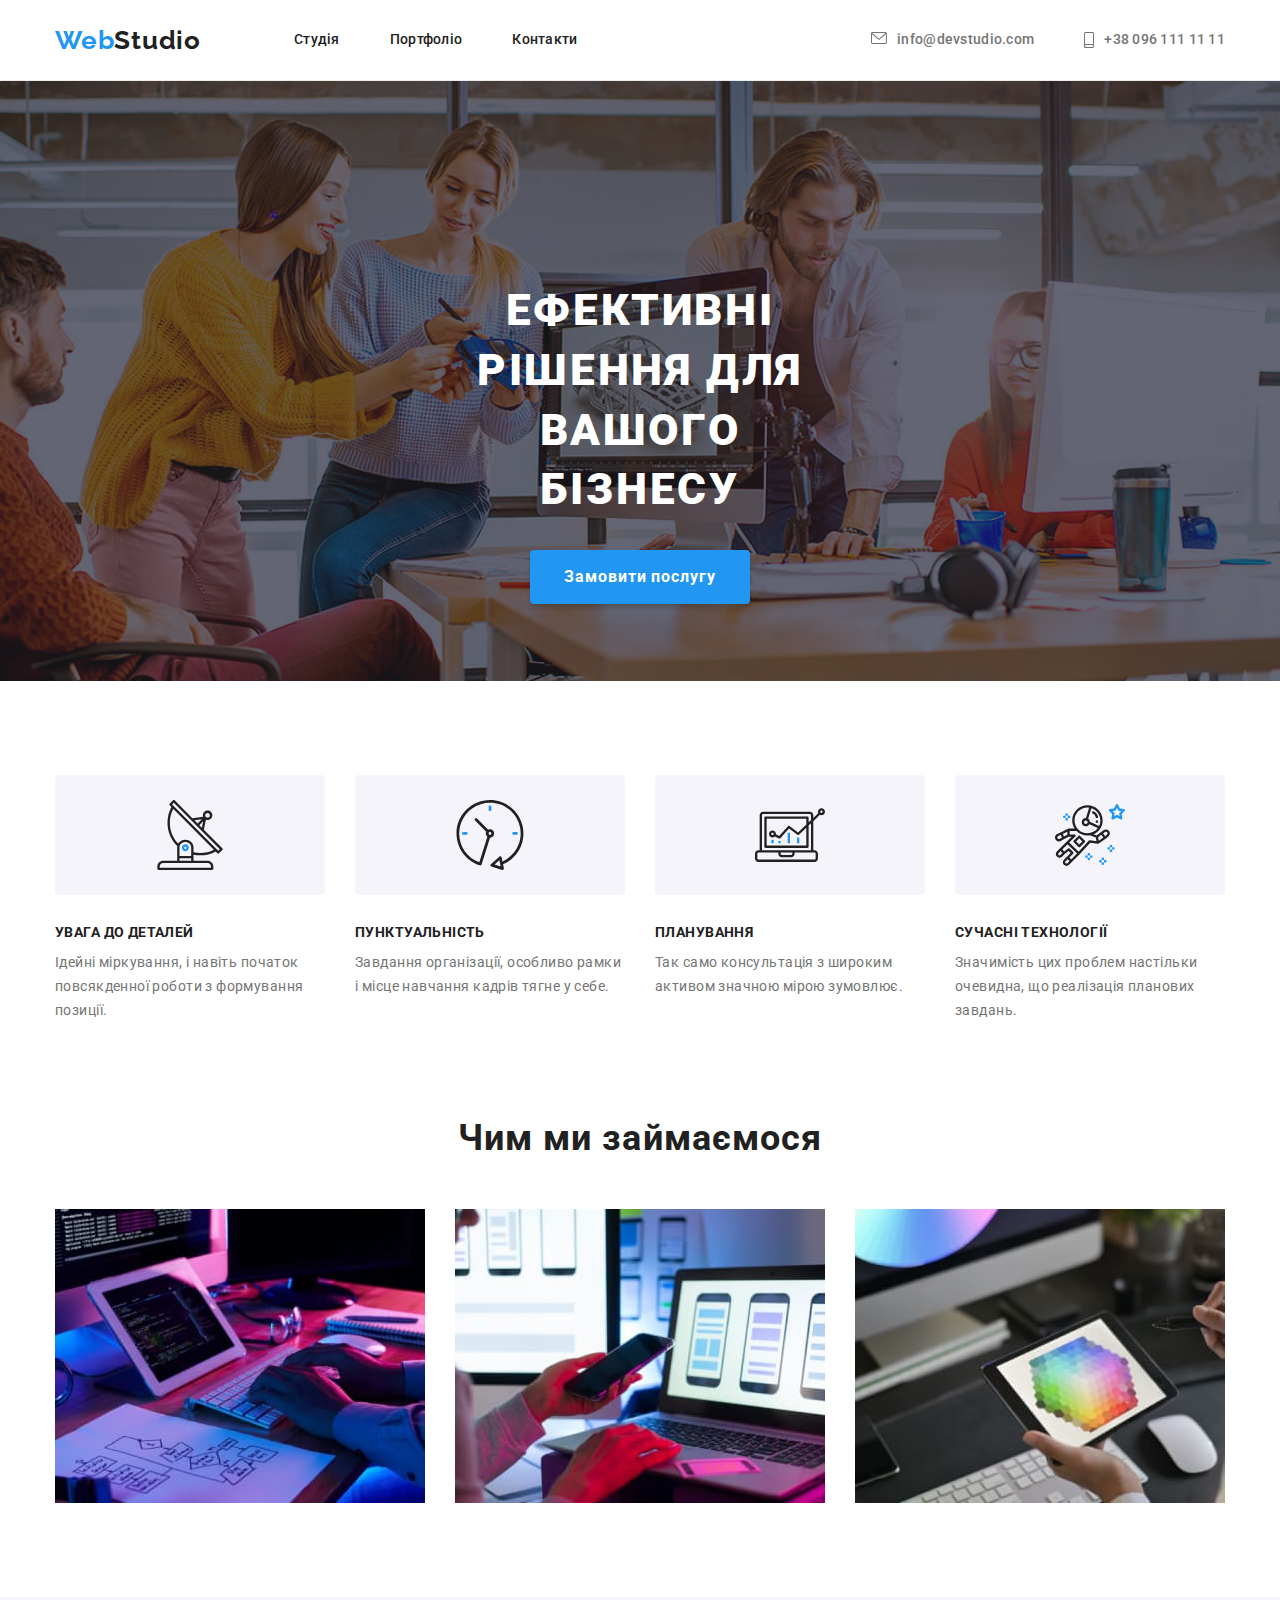
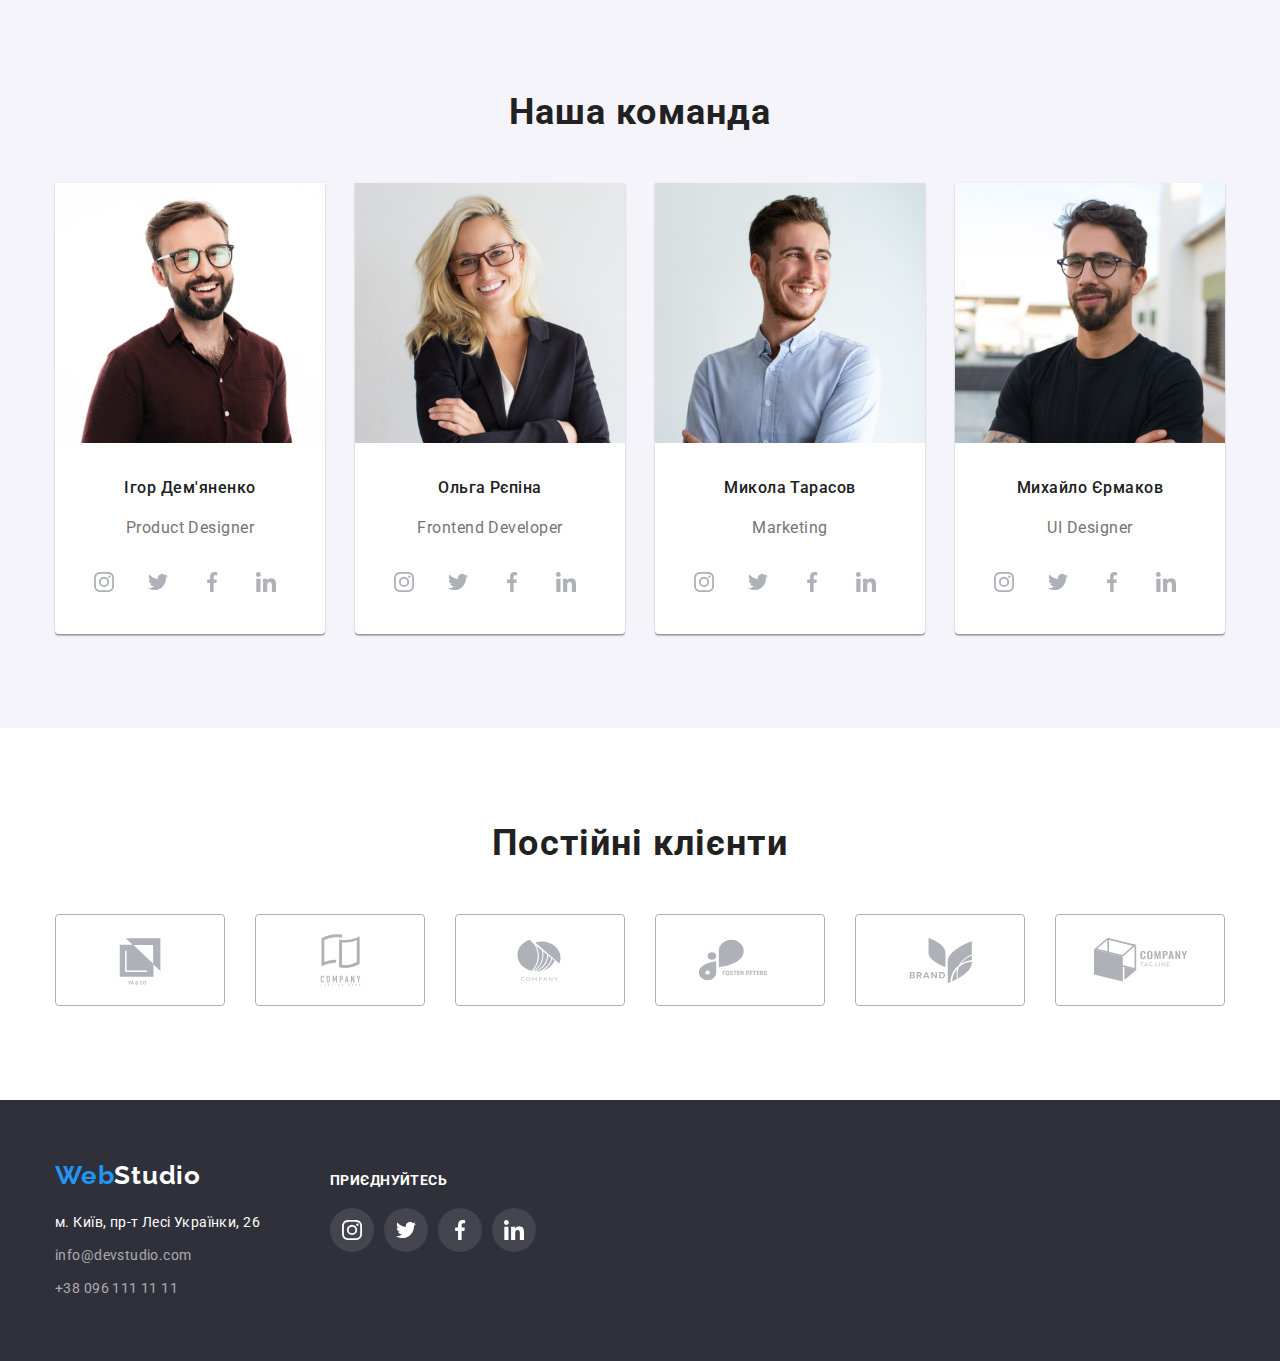
<file: index.html>
<!DOCTYPE html>
<html lang="uk">
  <head>
    <meta charset="UTF-8" />
    <meta http-equiv="X-UA-Compatible" content="IE=edge" />
    <meta name="viewport" content="width=device-width, initial-scale=1.0" />
    <title>WebStudio</title>
    <link rel="preconnect" href="https://fonts.googleapis.com" />
    <link rel="preconnect" href="https://fonts.gstatic.com" crossorigin />
    <link
      href="https://fonts.googleapis.com/css2?family=Raleway:wght@700&family=Roboto:wght@400;500;700;900&display=swap"
      rel="stylesheet"
    />
    <link
      rel="stylesheet"
      href="https://cdnjs.cloudflare.com/ajax/libs/modern-normalize/1.1.0/modern-normalize.min.css"
    />
    <link rel="stylesheet" href="./css/styles.css" />
  </head>
  <body>
    <header class="header">
      <div class="container main-nav">
        <a class="logo link" href="./index.html"
          >Web<span class="logo-header">Studio</span></a
        >
        <nav class="navigation">
          <ul class="nav-link list">
            <li class="item"><a class="link" href="./index.html">Студія</a></li>
            <li class="item">
              <a class="link" href="./portfolio.html">Портфоліо</a>
            </li>
            <li class="item"><a class="link" href="">Контакти</a></li>
          </ul>
        </nav>
        <ul class="address-nav list">
          <li class="links">
            <a class="address-link" href="mailto:info@devstudio.com">
              <svg class="nav-icons" width="16" height="12">
                <use href="./images/icons.svg#icon-mail"></use>
              </svg>
              info@devstudio.com
            </a>
          </li>
          <li class="links">
            <a class="address-link" href="tel:+380961111111">
              <svg class="nav-icons" width="10" height="16">
                <use href="./images/icons.svg#icon-smartphone"></use>
              </svg>
              +38 096 111 11 11
            </a>
          </li>
        </ul>
      </div>
    </header>

    <main>
      <section class="hero overlay">
        <h1 class="hero-title">Ефективні рішення для вашого бізнесу</h1>
        <button class="button-hero" type="button">Замовити послугу</button>
      </section>

      <section class="features section">
        <div class="container">
          <ul class="features-title list">
            <li class="item icon-antenna">
              <h3 class="features-header">УВАГА ДО ДЕТАЛЕЙ</h3>
              <p>
                Ідейні міркування, і навіть початок повсякденної роботи з
                формування позиції.
              </p>
            </li>
            <li class="item icon-clock">
              <h3 class="features-header">ПУНКТУАЛЬНІСТЬ</h3>
              <p>
                Завдання організації, особливо рамки і місце навчання кадрів
                тягне у себе.
              </p>
            </li>
            <li class="item icon-diagram">
              <h3 class="features-header">ПЛАНУВАННЯ</h3>
              <p>
                Так само консультація з широким активом значною мірою зумовлює.
              </p>
            </li>
            <li class="item icon-astronaut">
              <h3 class="features-header">СУЧАСНІ ТЕХНОЛОГІЇ</h3>
              <p>
                Значимість цих проблем настільки очевидна, що реалізація
                планових завдань.
              </p>
            </li>
          </ul>
        </div>
      </section>

      <section class="about section">
        <div class="container">
          <h2 class="about-header">Чим ми займаємося</h2>
          <ul class="about-content list">
            <li class="item">
              <img
                src="./images/about1.jpg"
                alt="about1"
                width="370"
                height="294"
              />
            </li>
            <li class="item">
              <img
                src="./images/about2.jpg"
                alt="about2"
                width="370"
                height="294"
              />
            </li>
            <li class="item">
              <img
                src="./images/about3.jpg"
                alt="about3"
                width="370"
                height="294"
              />
            </li>
          </ul>
        </div>
      </section>

      <section class="team section">
        <div class="container">
          <h2 class="team-header">Наша команда</h2>
          <ul class="list-team list">
            <li class="item">
              <img
                src="./images/team1.jpg"
                alt="team1"
                width="270"
                height="260"
              />
              <h3 class="team-member">Ігор Дем'яненко</h3>
              <p class="team-text" lang="en">Product Designer</p>
              <ul class="social-icons list">
                <li class="item-icon">
                  <a class="social-link link" href="">
                    <svg class="social-icon">
                      <use href="./images/icons.svg#icon-instagram"></use>
                    </svg>
                  </a>
                </li>
                <li class="item-icon">
                  <a class="social-link link" href="">
                    <svg class="social-icon">
                      <use href="./images/icons.svg#icon-twitter"></use>
                    </svg>
                  </a>
                </li>
                <li class="item-icon">
                  <a class="social-link link" href="">
                    <svg class="social-icon">
                      <use href="./images/icons.svg#icon-facebook"></use>
                    </svg>
                  </a>
                </li>
                <li class="item-icon">
                  <a class="social-link link" href="">
                    <svg class="social-icon">
                      <use href="./images/icons.svg#icon-linkedin"></use>
                    </svg>
                  </a>
                </li>
              </ul>
            </li>
            <li class="item">
              <img
                src="./images/team2.jpg"
                alt="team2"
                width="270"
                height="260"
              />
              <h3 class="team-member">Ольга Рєпіна</h3>
              <p class="team-text" lang="en">Frontend Developer</p>
              <ul class="social-icons list">
                <li class="item-icon">
                  <a class="social-link link" href="">
                    <svg class="social-icon">
                      <use href="./images/icons.svg#icon-instagram"></use>
                    </svg>
                  </a>
                </li>
                <li class="item-icon">
                  <a class="social-link link" href="">
                    <svg class="social-icon">
                      <use href="./images/icons.svg#icon-twitter"></use>
                    </svg>
                  </a>
                </li>
                <li class="item-icon">
                  <a class="social-link link" href="">
                    <svg class="social-icon">
                      <use href="./images/icons.svg#icon-facebook"></use>
                    </svg>
                  </a>
                </li>
                <li class="item-icon">
                  <a class="social-link link" href="">
                    <svg class="social-icon">
                      <use href="./images/icons.svg#icon-linkedin"></use>
                    </svg>
                  </a>
                </li>
              </ul>
            </li>
            <li class="item">
              <img
                src="./images/team3.jpg"
                alt="team3"
                width="270"
                height="260"
              />
              <h3 class="team-member">Микола Тарасов</h3>
              <p class="team-text" lang="en">Marketing</p>
              <ul class="social-icons list">
                <li class="item-icon">
                  <a class="social-link link" href="">
                    <svg class="social-icon">
                      <use href="./images/icons.svg#icon-instagram"></use>
                    </svg>
                  </a>
                </li>
                <li class="item-icon">
                  <a class="social-link link" href="">
                    <svg class="social-icon">
                      <use href="./images/icons.svg#icon-twitter"></use>
                    </svg>
                  </a>
                </li>
                <li class="item-icon">
                  <a class="social-link link" href="">
                    <svg class="social-icon">
                      <use href="./images/icons.svg#icon-facebook"></use>
                    </svg>
                  </a>
                </li>
                <li class="item-icon">
                  <a class="social-link link" href="">
                    <svg class="social-icon">
                      <use href="./images/icons.svg#icon-linkedin"></use>
                    </svg>
                  </a>
                </li>
              </ul>
            </li>
            <li class="item">
              <img
                src="./images/team4.jpg"
                alt="team4"
                width="270"
                height="260"
              />
              <h3 class="team-member">Михайло Єрмаков</h3>
              <p class="team-text" lang="en">UI Designer</p>
              <ul class="social-icons list">
                <li class="item-icon">
                  <a class="social-link link" href="">
                    <svg class="social-icon">
                      <use href="./images/icons.svg#icon-instagram"></use>
                    </svg>
                  </a>
                </li>
                <li class="item-icon">
                  <a class="social-link link" href="">
                    <svg class="social-icon">
                      <use href="./images/icons.svg#icon-twitter"></use>
                    </svg>
                  </a>
                </li>
                <li class="item-icon">
                  <a class="social-link link" href="">
                    <svg class="social-icon">
                      <use href="./images/icons.svg#icon-facebook"></use>
                    </svg>
                  </a>
                </li>
                <li class="item-icon">
                  <a class="social-link link" href="">
                    <svg class="social-icon">
                      <use href="./images/icons.svg#icon-linkedin"></use>
                    </svg>
                  </a>
                </li>
              </ul>
            </li>
          </ul>
        </div>
      </section>

      <section class="clients section">
        <div class="container">
          <h2 class="clients-header">Постійні клієнти</h2>
          <ul class="list-clients list">
            <li class="item">
              <a class="link" href="">
                <svg class="clients-icon">
                  <use
                    class="icon"
                    href="./images/icons.svg#icon-client-1"
                  ></use>
                </svg>
              </a>
            </li>
            <li class="item">
              <a class="link" href="">
                <svg class="clients-icon">
                  <use href="./images/icons.svg#icon-client-2"></use>
                </svg>
              </a>
            </li>
            <li class="item">
              <a class="link" href="">
                <svg class="clients-icon">
                  <use href="./images/icons.svg#icon-client-3"></use>
                </svg>
              </a>
            </li>
            <li class="item">
              <a class="link" href="">
                <svg class="clients-icon">
                  <use href="./images/icons.svg#icon-client-4"></use>
                </svg>
              </a>
            </li>
            <li class="item">
              <a class="link" href="">
                <svg class="clients-icon">
                  <use href="./images/icons.svg#icon-client-5"></use>
                </svg>
              </a>
            </li>
            <li class="item">
              <a class="link" href="">
                <svg class="clients-icon">
                  <use href="./images/icons.svg#icon-client-6"></use>
                </svg>
              </a>
            </li>
          </ul>
        </div>
      </section>
    </main>

    <footer class="footer">
      <div class="container">
        <div class="firstline">
          <a class="logo link" href="./index.html"
            >Web<span class="logo-footer">Studio</span></a
          >

          <address>
            <ul class="address list">
              <li>
                <a
                  class="map link"
                  href="https://goo.gl/maps/NC1zKb1JeW3Aia6b8"
                  target="_blank"
                  rel="noreferrer noopener"
                  >м. Київ, пр-т Лесі Українки, 26</a
                >
              </li>
              <li class="item">
                <a class="mail-footer link" href="mailto:info@devstudio.com"
                  >info@devstudio.com</a
                >
              </li>
              <li>
                <a class="tel-footer link" href="tel:+380961111111"
                  >+38 096 111 11 11</a
                >
              </li>
            </ul>
          </address>
        </div>

        <div class="secondline">
          <h3 class="title">приєднуйтесь</h3>
          <ul class="join-lists list">
            <li class="join-li">
              <a class="join-links" href="#">
                <svg class="join-icons" width="20" height="20">
                  <use href="./images/icons.svg#icon-instagram"></use>
                </svg>
              </a>
            </li>
            <li class="join-li">
              <a class="join-links" href="#">
                <svg class="join-icons" width="20" height="20">
                  <use href="./images/icons.svg#icon-twitter"></use>
                </svg>
              </a>
            </li>
            <li class="join-li">
              <a class="join-links" href="#">
                <svg class="join-icons" width="20" height="20">
                  <use href="./images/icons.svg#icon-facebook"></use>
                </svg>
              </a>
            </li>
            <li class="join-li">
              <a class="join-links" href="#">
                <svg class="join-icons" width="20" height="20">
                  <use href="./images/icons.svg#icon-linkedin"></use>
                </svg>
              </a>
            </li>
          </ul>
        </div>
      </div>
    </footer>
  </body>
</html>
</file>
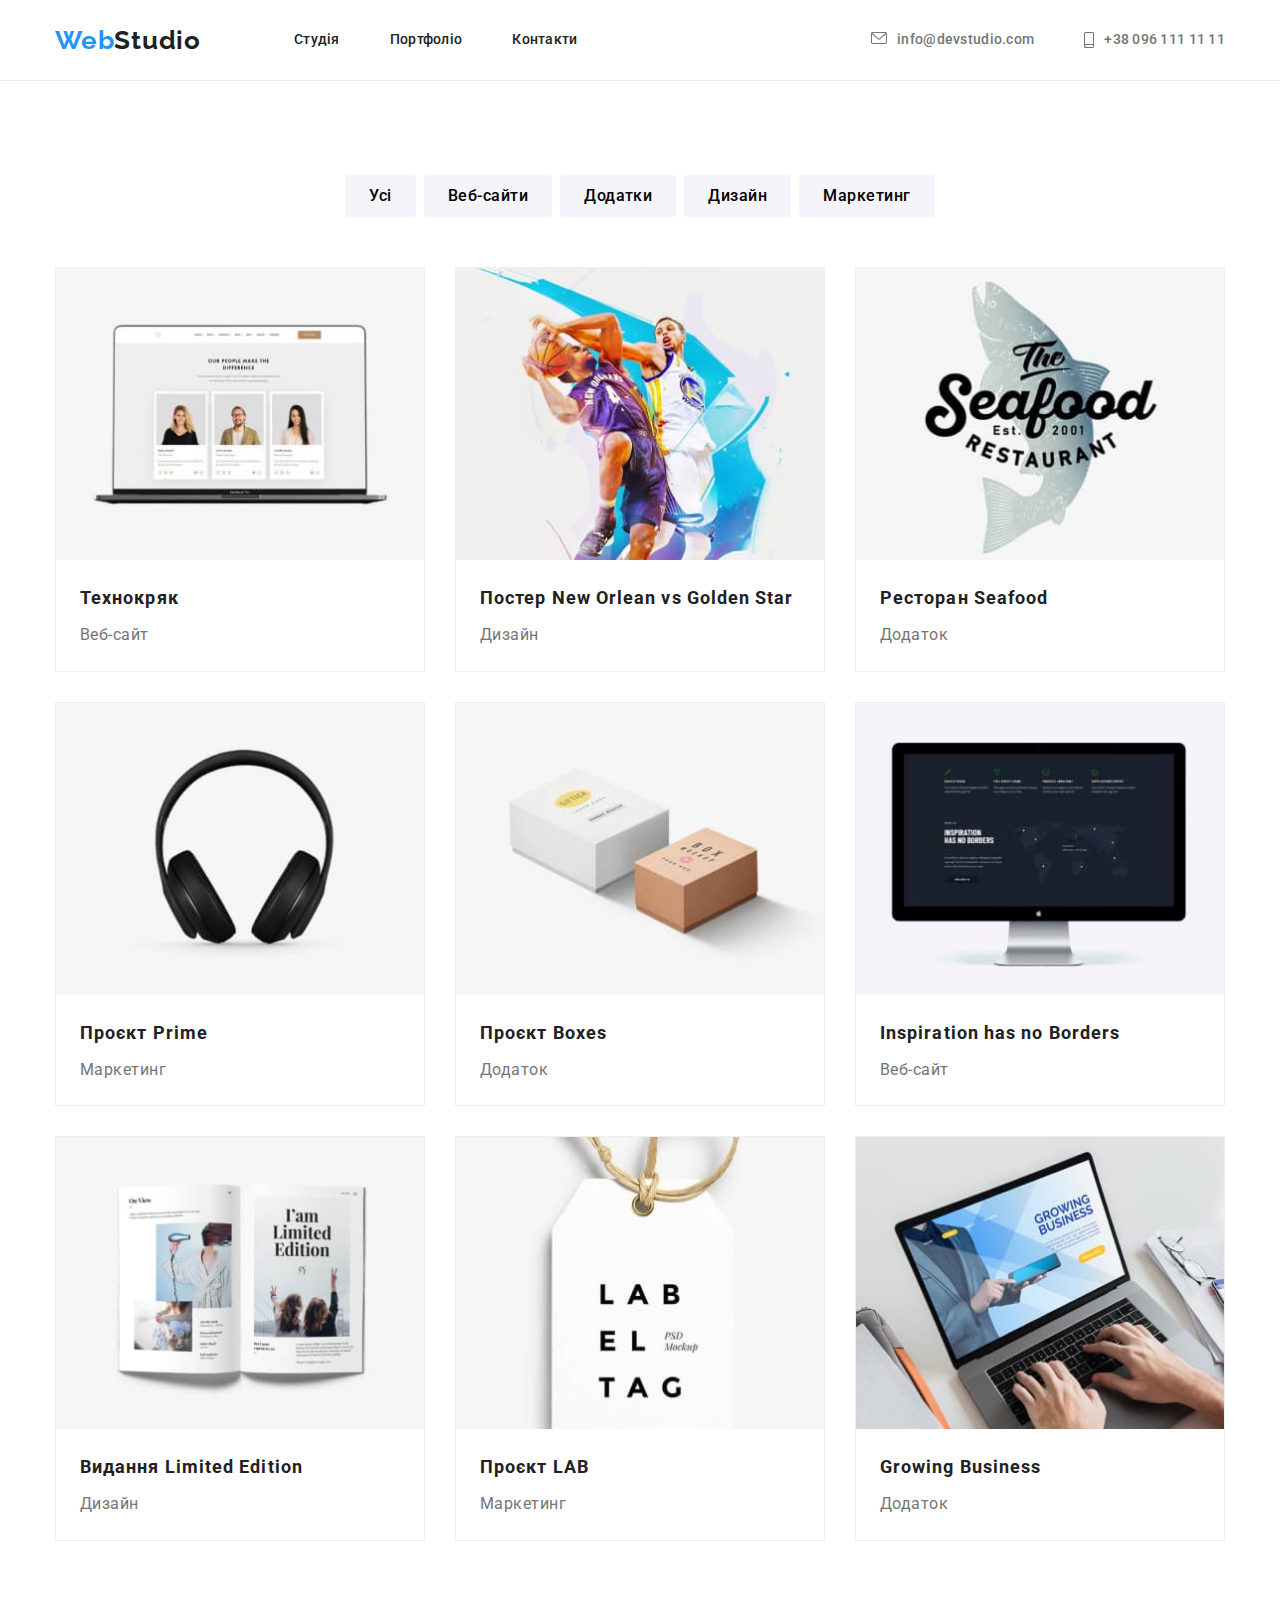
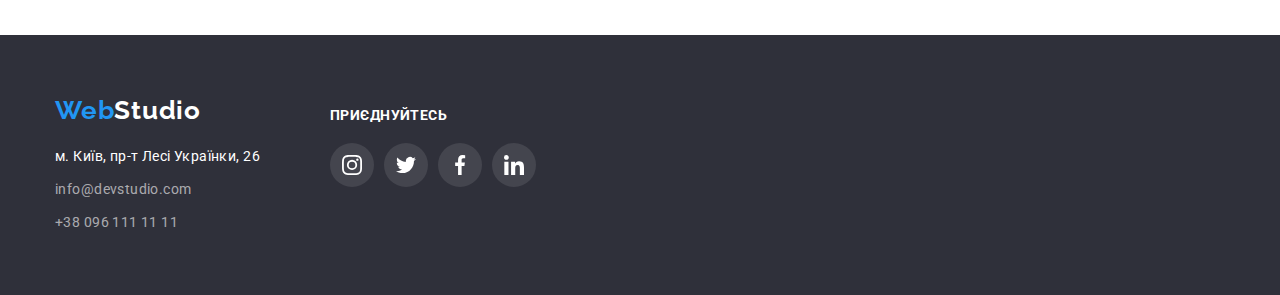
<file: portfolio.html>
<!DOCTYPE html>
<html lang="uk">
  <head>
    <meta charset="UTF-8" />
    <meta http-equiv="X-UA-Compatible" content="IE=edge" />
    <meta name="viewport" content="width=device-width, initial-scale=1.0" />
    <title>Portfolio</title>
    <link rel="preconnect" href="https://fonts.googleapis.com" />
    <link rel="preconnect" href="https://fonts.gstatic.com" crossorigin />
    <link
      href="https://fonts.googleapis.com/css2?family=Raleway:wght@700&family=Roboto:wght@400;500;700;900&display=swap"
      rel="stylesheet"
    />
    <link
      rel="stylesheet"
      href="https://cdnjs.cloudflare.com/ajax/libs/modern-normalize/1.1.0/modern-normalize.min.css"
    />
    <link rel="stylesheet" href="./css/styles.css" />
  </head>
  <body>
    <header class="header">
      <div class="container main-nav">
        <a class="logo link" href="./index.html"
          >Web<span class="logo-header">Studio</span></a
        >
        <nav class="navigation">
          <ul class="nav-link list">
            <li class="item"><a class="link" href="./index.html">Студія</a></li>
            <li class="item">
              <a class="link" href="./portfolio.html">Портфоліо</a>
            </li>
            <li class="item"><a class="link" href="">Контакти</a></li>
          </ul>
        </nav>
        <ul class="address-nav list">
          <li class="links">
            <a class="address-link" href="mailto:info@devstudio.com">
              <svg class="nav-icons" width="16" height="12">
                <use href="./images/icons.svg#icon-mail"></use>
              </svg>
              info@devstudio.com
            </a>
          </li>
          <li class="links">
            <a class="address-link" href="tel:+380961111111">
              <svg class="nav-icons" width="10" height="16">
                <use href="./images/icons.svg#icon-smartphone"></use>
              </svg>
              +38 096 111 11 11
            </a>
          </li>
        </ul>
      </div>
    </header>

    <main class="main-portfolio">
      <section class="nav-portfolio">
        <div class="container">
          <h1 class="visually-hidden">Навігація портфоліо</h1>
          <ul class="nav-buttons list">
            <li class="item">
              <button class="buttons-portfolio" type="button">Усі</button>
            </li>
            <li class="item">
              <button class="buttons-portfolio" type="button">Веб-сайти</button>
            </li>
            <li class="item">
              <button class="buttons-portfolio" type="button">Додатки</button>
            </li>
            <li class="item">
              <button class="buttons-portfolio" type="button">Дизайн</button>
            </li>
            <li class="item">
              <button class="buttons-portfolio" type="button">Маркетинг</button>
            </li>
          </ul>
        </div>
      </section>

      <section class="project-portfolio section">
        <div class="container">
          <ul class="flex-container list-project list">
            <li class="flex-element">
              <a class="link-portfolio link" href="">
              <img
                src="./images/portfolio/project1.jpg"
                alt="project1"
                width="370"
                height="294"
              />
              <h2 class="header-project">Технокряк</h2>
              <p class="text-project">Веб-сайт</p>
              </a>
            </li>
            <li class="flex-element">
              <a class="link-portfolio link" href="">
              <img
                src="./images/portfolio/project2.jpg"
                alt="project2"
                width="370"
                height="294"
              />
              <h2 class="header-project">Постер New Orlean vs Golden Star</h2>
              <p class="text-project">Дизайн</p>
              </a>
            </li>
            <li class="flex-element">
              <a class="link-portfolio link" href="">
              <img
                src="./images/portfolio/project3.jpg"
                alt="project3"
                width="370"
                height="294"
              />
              <h2 class="header-project">Ресторан Seafood</h2>
              <p class="text-project">Додаток</p>
              </a>
            </li>
            <li class="flex-element">
              <a class="link-portfolio link" href="">
              <img
                src="./images/portfolio/project4.jpg"
                alt="project4"
                width="370"
                height="294"
              />
              <h2 class="header-project">Проєкт Prime</h2>
              <p class="text-project">Маркетинг</p>
              </a>
            </li>
            <li class="flex-element">
              <a class="link-portfolio link" href="">
              <img
                src="./images/portfolio/project5.jpg"
                alt="project5"
                width="370"
                height="294"
              />
              <h2 class="header-project">Проєкт Boxes</h2>
              <p class="text-project">Додаток</p>
              </a>
            </li>
            <li class="flex-element">
              <a class="link-portfolio link" href="">
              <img
                src="./images/portfolio/project6.jpg"
                alt="project6"
                width="370"
                height="294"
              />
              <h2 class="header-project">Inspiration has no Borders</h2>
              <p class="text-project">Веб-сайт</p>
              </a>
            </li>
            <li class="flex-element">
              <a class="link-portfolio link" href="">
              <img
                src="./images/portfolio/project7.jpg"
                alt="project7"
                width="370"
                height="294"
              />
              <h2 class="header-project">Видання Limited Edition</h2>
              <p class="text-project">Дизайн</p>
              </a>
            </li>
            <li class="flex-element">
              <a class="link-portfolio link" href="">
              <img
                src="./images/portfolio/project8.jpg"
                alt="project8"
                width="370"
                height="294"
              />
              <h2 class="header-project">Проєкт LAB</h2>
              <p class="text-project">Маркетинг</p>
              </a>
            </li>
            <li class="flex-element">
              <a class="link-portfolio link" href="">
              <img
                src="./images/portfolio/project9.jpg"
                alt="project9"
                width="370"
                height="294"
              />
              <h2 class="header-project">Growing Business</h2>
              <p class="text-project">Додаток</p>
              </a>
            </li>
          </ul>
        </div>
      </section>
    </main>

    <footer class="footer">
      <div class="container">
        <div class="firstline">
          <a class="logo link" href="./index.html"
            >Web<span class="logo-footer">Studio</span></a
          >

          <address>
            <ul class="address list">
              <li>
                <a
                  class="map link"
                  href="https://goo.gl/maps/NC1zKb1JeW3Aia6b8"
                  target="_blank"
                  rel="noreferrer noopener"
                  >м. Київ, пр-т Лесі Українки, 26</a
                >
              </li>
              <li class="item">
                <a class="mail-footer link" href="mailto:info@devstudio.com"
                  >info@devstudio.com</a
                >
              </li>
              <li>
                <a class="tel-footer link" href="tel:+380961111111"
                  >+38 096 111 11 11</a
                >
              </li>
            </ul>
          </address>
        </div>

        <div class="secondline">
          <h3 class="title">приєднуйтесь</h3>
          <ul class="join-lists list">
            <li class="join-li">
              <a class="join-links" href="#">
                <svg class="join-icons" width="20" height="20">
                  <use href="./images/icons.svg#icon-instagram"></use>
                </svg>
              </a>
            </li>
            <li class="join-li">
              <a class="join-links" href="#">
                <svg class="join-icons" width="20" height="20">
                  <use href="./images/icons.svg#icon-twitter"></use>
                </svg>
              </a>
            </li>
            <li class="join-li">
              <a class="join-links" href="#">
                <svg class="join-icons" width="20" height="20">
                  <use href="./images/icons.svg#icon-facebook"></use>
                </svg>
              </a>
            </li>
            <li class="join-li">
              <a class="join-links" href="#">
                <svg class="join-icons" width="20" height="20">
                  <use href="./images/icons.svg#icon-linkedin"></use>
                </svg>
              </a>
            </li>
          </ul>
        </div>
      </div>
    </footer>
  </body>
</html>
</file>
<file: css/styles.css>
:root {
  --primary-text-color: #757575;
  --secondary-text-color: #212121;
  --accent-color: #2196f3;
  --primary-bg-color: #2f303a;
  --clients-icon-color: #afb1b8;
}
/* цвет основного текста #757575; */
/* вторичный цвет текста #212121; */
/* белый цвет #FFFFFF; */
/* акцент background: #2196F3; */
/* цвет фона background: #2F303A; */
/* цвет фона background: #F5F5F5; */
/* transparent - безцветная */

body {
  color: var(--primary-text-color);
  font-family: "Roboto", sans-serif;
}

h1,
h2,
h3,
p {
  margin-top: 0;
  margin-bottom: 0;
}

img {
  display: block;
  width: 100%;
  height: auto;
}

.visually-hidden {
  position: absolute;
  white-space: nowrap;
  width: 1px;
  height: 1px;
  overflow: hidden;
  border: 0;
  padding: 0;
  clip: rect(0 0 0 0);
  clip-path: inset(50%);
  margin: -1px;
}

/*  class container может оборачивать как всю страницу так и секции и div */
.container {
  width: 1200px;
  padding-left: 15px;
  padding-right: 15px;
  margin-left: auto;
  margin-right: auto;
}

/* если ширина контейнера увеличиться, ширина элемента подстроиться авто */
/* .flex-element {
  width: calc((100% - 60px) / 3);
  margin-right: 30px;
  margin-bottom: 30px;
} */

/* Если есть фон - этот вариант
.flex-element {
  width: 370px;
  margin-right: 30px;
  margin-bottom: 30px;
} */

/* .flex-element:nth-child(3n) {
  margin-right: 0;
}

.flex-element:nth-last-child(-n + 3){
  margin-bottom: 0;
} */

.section {
  padding-top: 0;
  padding-bottom: 94px;
}

/* убирает точки в списке - list-style, margin padding - убирают отступы по умолчанию у браузера  */
.list {
  margin: 0;
  padding: 0;
  list-style: none;
}

/* убирает подчеркивание ссылки text-decoration: none */
/* text-decoration: none | underline | line-through | overline */

.link {
  text-decoration: none;
}

/* Header */

.header {
  border-bottom: 1px solid #ececec;
  margin-left: auto;
  margin-right: auto;
}

.main-nav {
  display: flex;
  align-items: center;
}

/* стиль лого WebStudio */
.logo {
  font-family: "Raleway", cursive;
  font-weight: 700;
  font-size: 26px;
  line-height: 1.19;
  letter-spacing: 0.03em;
  color: var(--accent-color);
}

.logo-header {
  color: #212121;
}
.logo-footer {
  color: #ffffff;
}

/* навигация header */
.navigation {
  font-weight: 500;
  font-size: 14px;
  line-height: 1.14;
  letter-spacing: 0.02em;
  color: var(--secondary-text-color);
}

.nav-link {
  display: flex;
  margin-left: 93px;
}

/* Вариант 1 */
/* .nav-link .item {
  margin-right: 50px;
}

.nav-link .item:last-child {
  margin-right: 0;
} */

/* Вариант 2 */
.nav-link .item:not(:last-child) {
  margin-right: 50px;
}

.nav-link .link {
  display: block;
  padding-top: 32px;
  padding-bottom: 32px;

  color: var(--secondary-text-color);
}

.nav-link .link:hover,
.nav-link .link:focus {
  color: var(--accent-color);
}

.address-nav {
  display: flex;
  margin-left: auto;
  align-items: center;
}

.address-nav .links {
  display: flex;
  align-items: center;
}

.address-nav .links:not(:last-child) {
  margin-right: 50px;
}

.header .address-link {
  display: flex;
  font-weight: 500;
  font-size: 14px;
  line-height: 1.14;
  letter-spacing: 0.02em;
  color: var(--primary-text-color);
  text-decoration: none;
  list-style: none;
  padding-top: 32px;
  padding-bottom: 32px;
}

.header .address-link:hover,
.header .address-link:focus {
  color: var(--accent-color);
}

.address-link:hover .nav-icons,
.address-link:focus .nav-icons {
  fill: var(--accent-color);
}

.nav-icons {
  margin-right: 10px;
  fill: var(--primary-text-color);
}

.address-link:hover .nav-icons,
.address-link:focus .nav-icons {
  fill: var(--accent-color);
}

/* Main 1pg*/

/* Hero */
.hero {
  text-align: center;
  padding-top: 200px;
  padding-bottom: 280px;
  padding-left: 452px;
  padding-right: 452px;
  

  /* background: var(--primary-bg-color); */
}

.overlay {
  max-width: 1600px;
  height: 600px;
  margin-left: auto;
  margin-right: auto;
  text-align: center;
  background-image: linear-gradient(
      to right,
      rgba(47, 48, 58, 0.4),
      rgba(47, 48, 58, 0.4)
    ),
    url("../images/hero-img.jpg");
  background-color: #c4c4c4;
  background-repeat: no-repeat;
  background-position: center;
  background-size: cover;
}

.hero-title {
  margin-top: 0;
  margin-bottom: 30px;

  font-weight: 900;
  font-size: 44px;
  line-height: 1.36;
  letter-spacing: 0.06em;
  text-transform: uppercase;
  color: #ffffff;
}

.button-hero {
  display: inline-block;
  padding: 10px 32px;

  font-weight: 700;
  font-size: 16px;
  line-height: 1.88;

  text-align: center;
  letter-spacing: 0.06em;
  color: #ffffff;
  background: var(--accent-color);
  box-shadow: 0px 4px 4px rgba(0, 0, 0, 0.15);
  border-radius: 4px;
  border-color: transparent;
}

.button-hero:active {
  color: #ffffff;
  background: #188ce8;
  box-shadow: 0px 4px 4px rgba(0, 0, 0, 0.15);
  border-radius: 4px;
}

.features {
  padding-top: 94px;
  margin-left: auto;
  margin-right: auto;
}

.features-title {
  display: flex;
}

.features-title .item {
  width: 270px;
  margin-right: 30px;
}

.features-title .item::before {
  display: block;
  content: "";
  height: 120px;
  background-repeat: no-repeat;
  background-size: 70px 70px;
  background-position: center;
  background-color: #f5f4fa;
  border-radius: 4px;
  margin-bottom: 30px;
}

.icon-antenna::before {
  background-image: url(../images/antenna.svg);
}

.icon-clock::before {
  background-image: url(../images/clock.svg);
}

.icon-diagram::before {
  background-image: url(../images/diagram.svg);
}

.icon-astronaut::before {
  background-image: url(../images/astronaut.svg);
}

.features-title .item:nth-child(4n) {
  margin-right: 0;
}

.features .features-title {
  font-size: 14px;
  line-height: 1.71;
  letter-spacing: 0.03em;
  color: var(--primary-text-color);
}

.features-title .features-header {
  font-weight: 700;
  font-size: 14px;
  line-height: 1.14;
  letter-spacing: 0.03em;
  text-transform: uppercase;
  color: var(--secondary-text-color);

  margin-bottom: 10px;
}

.about {
  margin-left: auto;
  margin-right: auto;
}

.about .about-header {
  font-weight: 700;
  font-size: 36px;
  line-height: 1.17;
  text-align: center;
  letter-spacing: 0.03em;
  color: var(--secondary-text-color);

  margin-bottom: 50px;
}

.about-content {
  display: flex;
}

.about-content .item {
  margin-right: 30px;
}

.about-content .item:nth-child(3n) {
  margin-right: 0;
}

.team {
  background: #f5f4fa;
  margin-left: auto;
  margin-right: auto;
}

.team .team-header {
  font-weight: 700;
  font-size: 36px;
  line-height: 1.17;
  text-align: center;
  letter-spacing: 0.03em;
  color: var(--secondary-text-color);

  padding-top: 94px;
  margin-bottom: 50px;
}

.list-team {
  display: flex;

  font-size: 16px;
  line-height: 1.9;
  letter-spacing: 0.03em;
  color: var(--primary-text-color);

  text-align: center;
}

.list-team .item {
  margin-right: 30px;
  margin-left: 0;

  background: #ffffff;
  box-shadow: 0px 1px 3px rgba(0, 0, 0, 0.12), 0px 1px 1px rgba(0, 0, 0, 0.14),
    0px 2px 1px rgba(0, 0, 0, 0.2);
  border-radius: 0px 0px 4px 4px;
}

.list-team .item:nth-child(4n) {
  margin-right: 0;
}

.list-team .team-member {
  font-weight: 500;
  font-size: 16px;
  line-height: 1.9;
  letter-spacing: 0.03em;
  color: var(--secondary-text-color);

  margin-top: 30px;
  margin-bottom: 10px;
}

.team-text {
  margin-bottom: 16px;
}

.social-icons {
  display: flex;
  justify-content: center;
  padding-bottom: 30px;
}

.social-icons .item-icon {
  width: 44px;
  height: 44px;
  margin-right: 10px;
  background-color: #ffffff;
  border-radius: 50%;
}

.social-icons .item-icon:hover {
  background-color: var(--accent-color);
}

.social-icons .social-link {
  display: flex;
  align-items: center;
  justify-content: center;
  width: 100%;
  height: 100%;
}

.social-icon {
  width: 20px;
  height: 20px;
  fill: var(--clients-icon-color);
}

.social-link:hover .social-icon {
  fill: #ffffff;
}

.social-icons .item:last-child {
  margin-right: 0;
}

/* Наши клиенты */

.clients {
  margin-left: auto;
  margin-right: auto;
}

.clients-header {
  font-weight: 700;
  font-size: 36px;
  line-height: 1.17;
  text-align: center;
  letter-spacing: 0.03em;
  color: var(--secondary-text-color);

  padding-top: 94px;
  margin-bottom: 50px;
}

.list-clients {
  display: flex;
  text-align: center;
  justify-content: center;
}

.list-clients .item {
  display: block;

  margin-right: 30px;
}

/* .list-clients .item:hover {
  fill: var(--accent-color);
} */

.list-clients .item:nth-child(6n) {
  margin-right: 0px;
}

.clients-icon {
  width: 106px;
  height: 60px;
  text-align: center;
  fill: var(--clients-icon-color);
}

.clients-icon:hover {
  fill: var(--accent-color);
}

.clients-icon .icon {
}

.list-clients .link {
  display: block;
  width: 170px;
  height: 92px;
  /* margin-right: 30px; */
  border: 1px solid var(--clients-icon-color);
  border-radius: 4px;
  padding: 16px 32px;
}

.list-clients .link:hover {
  display: block;
  width: 170px;
  height: 92px;
  /* margin-right: 30px; */
  border: 1px solid var(--accent-color);
  border-radius: 4px;
  padding: 16px 32px;
}

/* Footer */
.footer {
  background: var(--primary-bg-color);

  padding-top: 60px;
  padding-bottom: 60px;
  margin-left: auto;
  margin-right: auto;
}

.address {
  margin-top: 20px;
}

.address .item {
  margin-top: 9px;
  margin-bottom: 9px;
}

.map {
  font-style: normal;
  font-size: 14px;
  line-height: 1.71;
  letter-spacing: 0.03em;
  color: #ffffff;
}

.map:hover,
.map:focus {
  font-size: 14px;
  line-height: 1.71;
  letter-spacing: 0.03em;
  color: #ffffff;
}

.mail-footer {
  font-style: normal;
  font-size: 14px;
  line-height: 1.71;
  letter-spacing: 0.03em;
  color: rgba(255, 255, 255, 0.6);
}

.mail-footer:hover,
.mail-footer:focus {
  font-style: normal;
  font-size: 14px;
  line-height: 1.71;
  letter-spacing: 0.03em;
  color: var(--accent-color);
}
.tel-footer {
  font-style: normal;
  font-size: 14px;
  line-height: 1.71;
  letter-spacing: 0.03em;
  color: rgba(255, 255, 255, 0.6);
}

.tel-footer:hover,
.tel-footer:focus {
  font-style: normal;
  font-size: 14px;
  line-height: 1.71;
  letter-spacing: 0.03em;
  color: var(--accent-color);
}

.footer .container {
  display: flex;
}

.secondline {
  display: block;
  margin-left: 70px;
  margin-top: 0;
  padding-top: 12px;
}

.secondline .title {
  display: flex;
  font-family: "Roboto";
  font-style: normal;
  font-weight: 700;
  font-size: 14px;
  line-height: 16px;
  letter-spacing: 0.03em;
  text-transform: uppercase;
  color: #ffffff;
  margin-bottom: 20px;
}

.join-lists {
  display: flex;
}

.join-li:not(:last-child) {
  margin-right: 10px;
}

.join-links {
  display: flex;
  background: rgba(255, 255, 255, 0.1);
  width: 44px;
  height: 44px;
  border-radius: 50px;
  padding: 12px;
}

.join-links:hover,
.join-links:focus {
  background-color: var(--accent-color);
}

.join-icons {
  fill: #ffffff;
}

/* Portfolio */

/* Main */

.main-portfolio {
  padding-top: 94px;
}

.nav-portfolio {
  /* display: flex; */
  /* align-items: center; */
}

.nav-buttons {
  display: flex;
  text-align: center;
  justify-content: center;
  margin-bottom: 50px;
}

.nav-buttons .item:not(:last-child) {
  margin-right: 8px;
}

.buttons-portfolio {
  font-weight: 500;
  font-style: normal;
  font-size: 16px;
  line-height: 1.63;
  text-align: center;
  letter-spacing: 0.03em;
  background: #f5f4fa;

  padding: 6px 22px;
  border-radius: 4px;
  border-color: transparent;
}

.buttons-portfolio:hover,
.buttons-portfolio:focus {
  font-weight: 500;
  font-size: 16px;
  line-height: 1.63;
  letter-spacing: 0.03em;

  color: #ffffff;
  background: var(--accent-color);
  box-shadow: 0px 3px 1px rgba(0, 0, 0, 0.1), 0px 1px 2px rgba(0, 0, 0, 0.08),
    0px 2px 2px rgba(0, 0, 0, 0.12);
  border-radius: 4px;
}

.project-portfolio {
}

/* .list-project {
  font-size: 16px;
  line-height: 1.88;
  letter-spacing: 0.03em;
  color: var(--primary-text-color);
} */

.flex-container {
  display: flex;
  flex-wrap: wrap;
  margin: -15px;
}

.flex-element {
  width: 370px;
  margin: 15px;

  background: #ffffff;
  border: 1px solid #eeeeee;
}

.link-portfolio {
  display: block;
  font-size: 16px;
  line-height: 1.88;
  letter-spacing: 0.03em;
  color: var(--primary-text-color);
}

.link-portfolio:hover,
.link-portfolio:focus {
  box-shadow: 0px 1px 1px rgba(0, 0, 0, 0.12), 0px 4px 4px rgba(0, 0, 0, 0.06),
    1px 4px 6px rgba(0, 0, 0, 0.16);
}

/* .flex-element:hover,
.flex-element:focus {
  box-shadow: 0px 1px 1px rgba(0, 0, 0, 0.12), 0px 4px 4px rgba(0, 0, 0, 0.06),
    1px 4px 6px rgba(0, 0, 0, 0.16);
} */

.header-project {
  font-weight: 700;
  font-size: 18px;
  line-height: 2;
  letter-spacing: 0.06em;
  color: var(--secondary-text-color);

  margin-top: 20px;
  margin-bottom: 0px;
  padding-left: 24px;
}

.text-project {
  margin-top: 4px;
  padding-bottom: 20px;
  padding-left: 24px;
}
</file>
